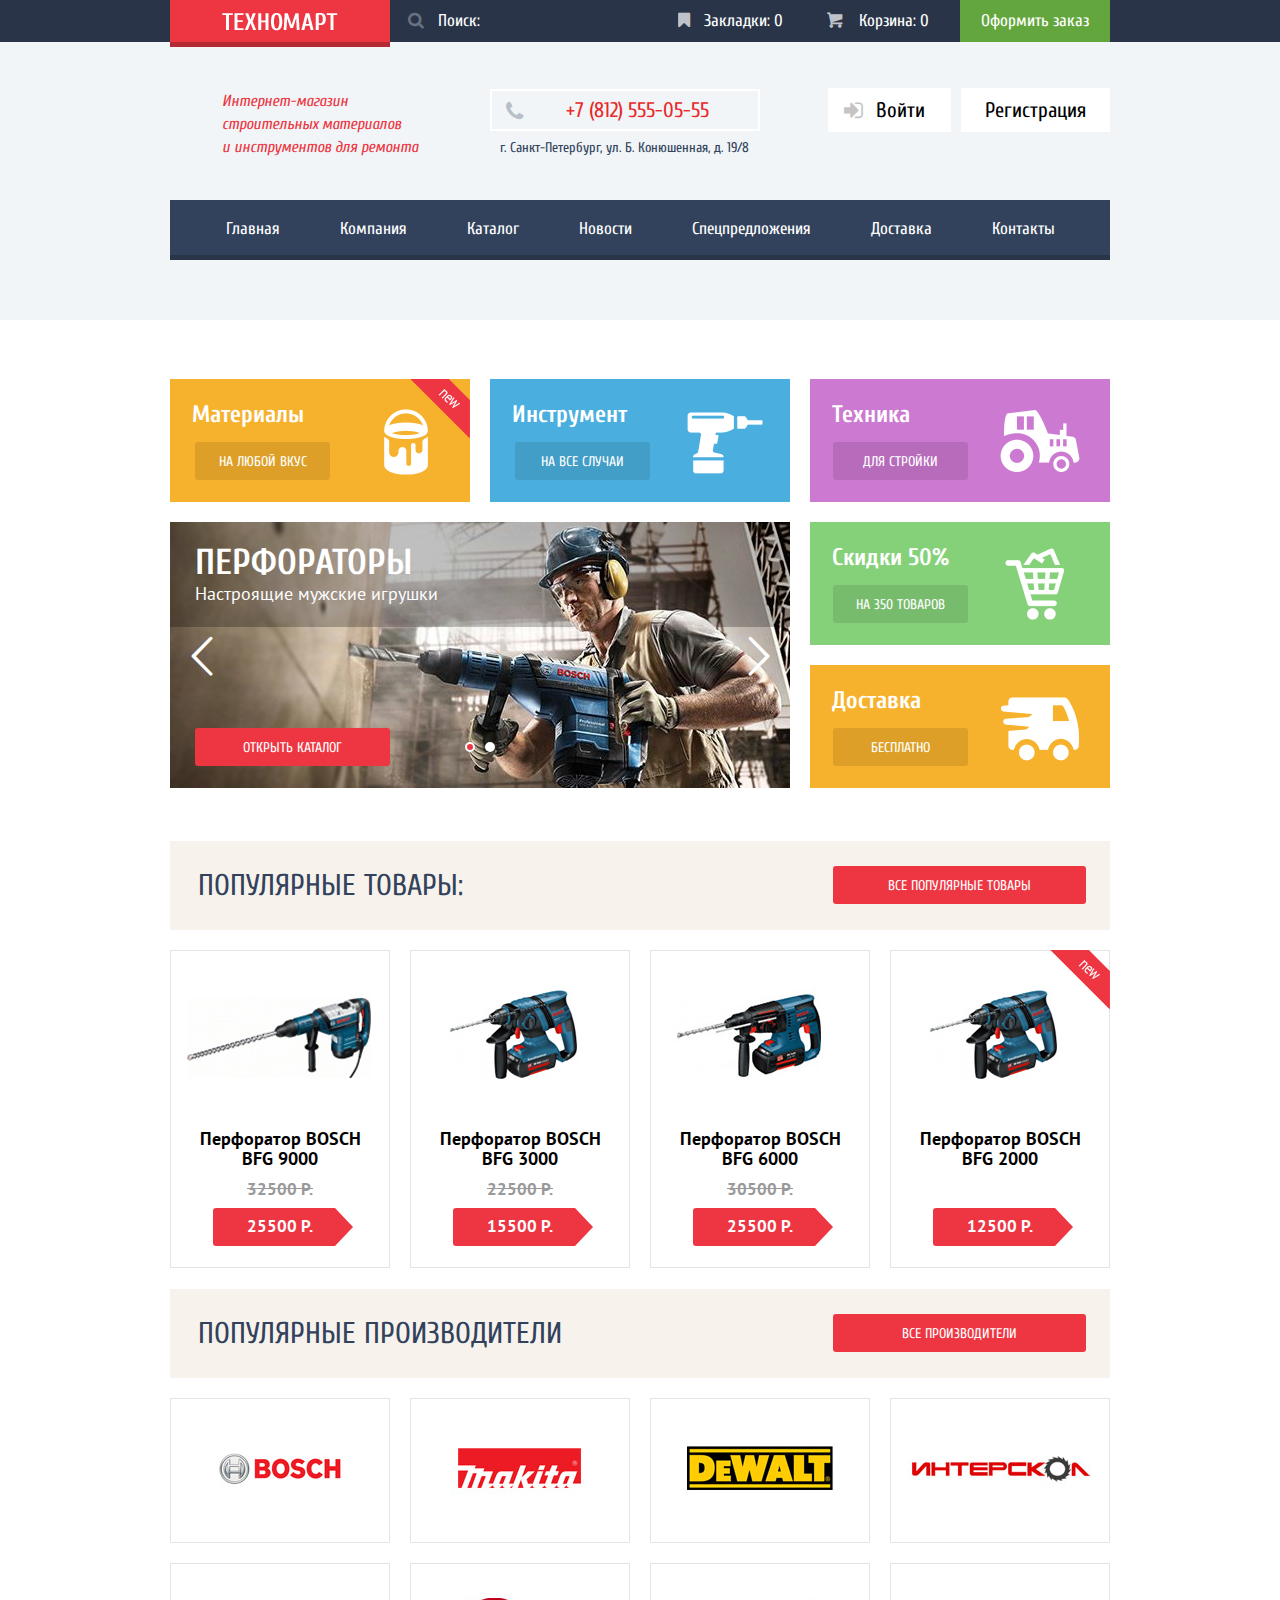
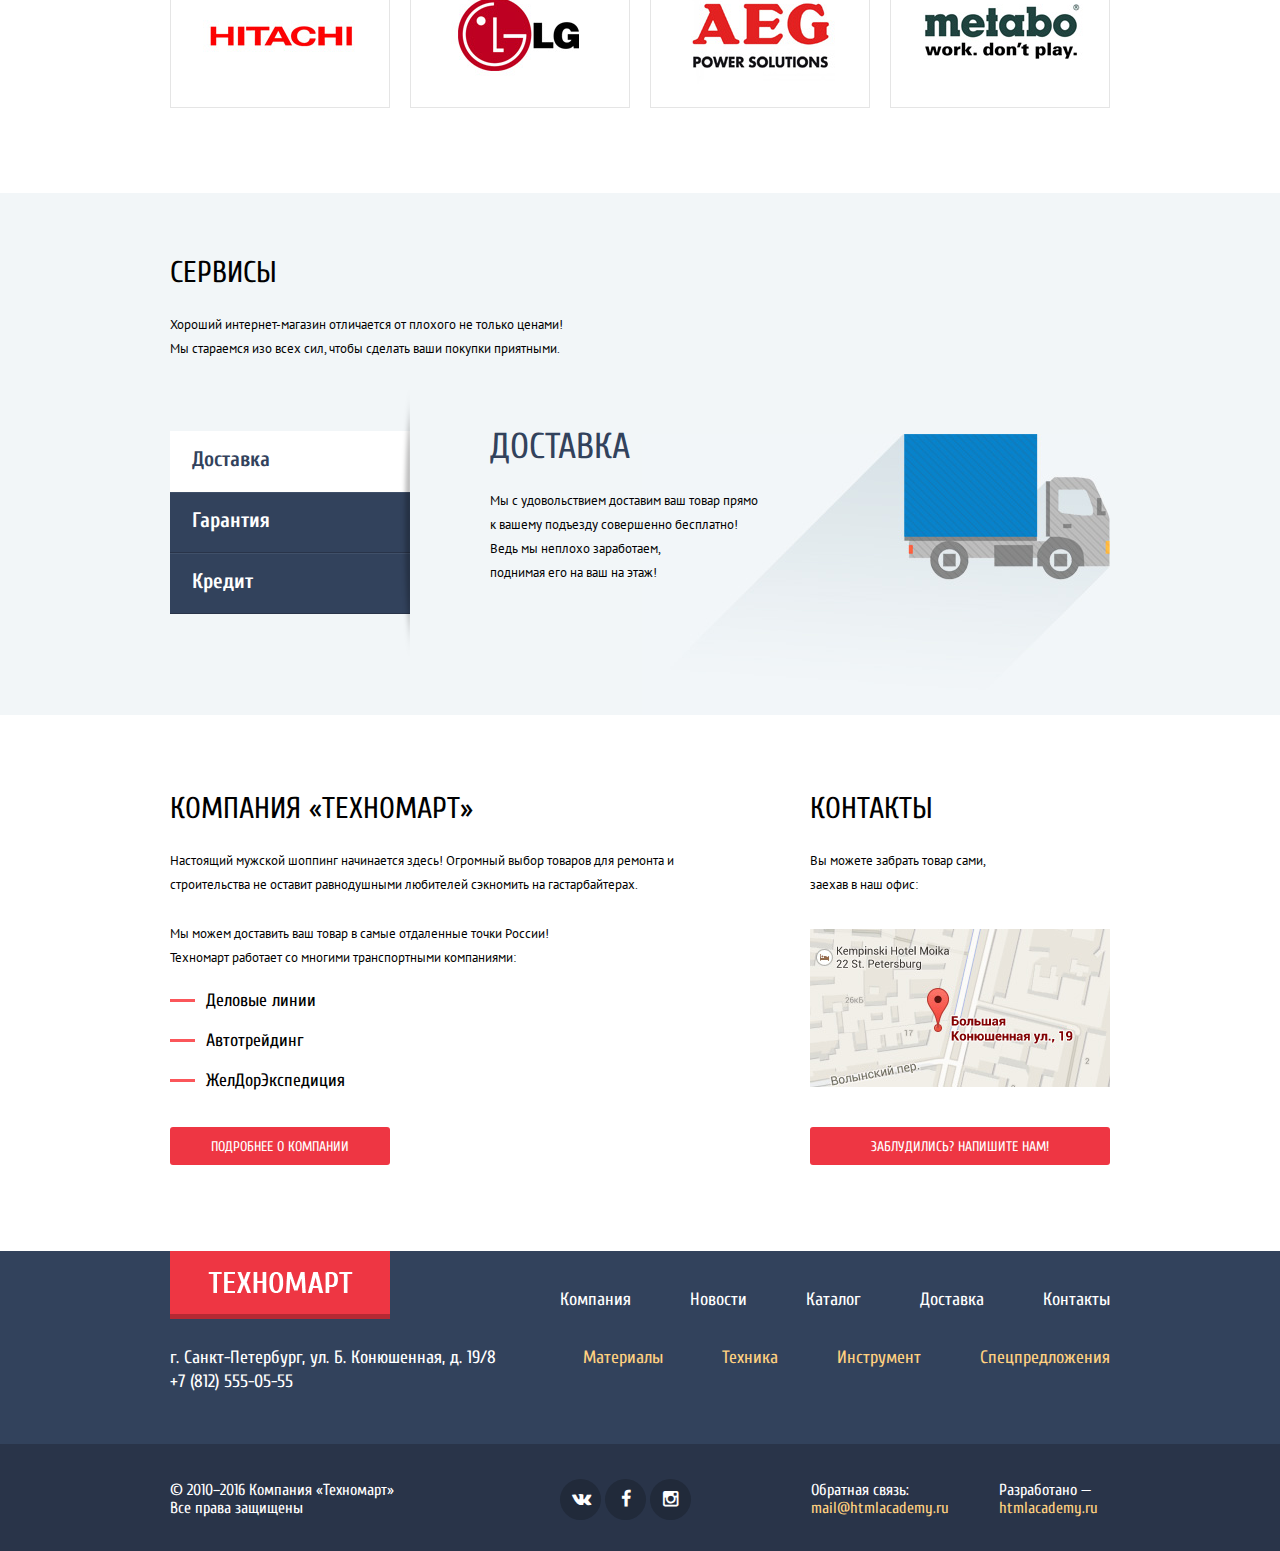
<file: index.html>
<!DOCTYPE html>
<html lang="ru">
	<head>
		<meta charset="utf-8">
		<title>Интернет-магазин «Техномарт»</title>
		<link href="https://fonts.googleapis.com/css?family=PT+Sans:400,700&subset=latin,cyrillic" rel="stylesheet" type="text/css">
		<link href="https://fonts.googleapis.com/css?family=Cuprum:400,400italic,700,700italic&subset=latin,cyrillic" rel="stylesheet" type="text/css">
		<link href="css/normalize.css" rel="stylesheet">
		<link href="css/style.min.css" rel="stylesheet">
	</head>
	<body>
		<header class="main-header">
			<div class="main-header-top">
				<div class="container clearfix">
					<div class="main-header-logo">
						<span class="logo-index">
							<img src="img/logo-header.png" width="116" height="18" alt="Техномарт">
						</span>
					</div>
					<form action="http://echo.htmlacademy.ru" method="get">
						<input type="search" name="search-field" id="search" placeholder="Поиск:">
						<span class="icon-search"></span>
					</form>
					<ul class="main-header-shop-functions">
						<li>
							<a class="favorites" href="#" id="favorites-state">Закладки: 0</a>
						</li>
						<li>
							<a class="cart" href="#" id="cart-state">Корзина: 0</a>
						</li>
						<li>
							<a class="order" href="#">Оформить заказ</a>
						</li>
					</ul>
				</div>
			</div>
			<div class="main-header-bottom">
				<div class="container clearfix">
					<p class="main-header-slogan">Интернет-магазин строительных материалов и&nbsp;инструментов для ремонта</p>
					<section class="main-header-user-block">
						<a class="login" href="#">Войти</a>
						<a href="#">Регистрация</a>
					</section>					
					<section class="main-header-contacts">
						<div class="tel">
							+7 (812) 555-05-55
						</div>
						<div class="main-header-address">
							г. Санкт-Петербург, ул. Б. Конюшенная, д. 19/8
						</div>
					</section>
				</div>
				<nav class="main-header-navigation container">
					<ul>
						<li>
							<a href="index.html">Главная</a>
						</li>
						<li>
							<a href="#">Компания</a>
						</li>
						<li>
							<a href="catalogue.html">Каталог</a>
						</li>
						<li>
							<a href="#">Новости</a>
						</li>
						<li>
							<a href="#">Спецпредложения</a>
						</li>
						<li>
							<a href="#">Доставка</a>
						</li>
						<li>
							<a href="#">Контакты</a>
						</li>
					</ul>
				</nav>
			</div>
		</header>
		<main class="main-page">
			<div class="container">
				<div class="clearfix">
					<section class="catalogue-categories">
						<div class="teaser materials new">
							<p>Материалы</p>
							<a class="btn" href="#">На любой вкус</a>
						</div>
						<div class="teaser tools">
							<p>Инструмент</p>
							<a class="btn" href="#">На все случаи</a>
						</div>
						<div class="teaser technics">
							<p>Техника</p>
							<a class="btn" href="#">Для стройки</a>
						</div>
					</section>
					<section class="slider-promo">
						<input type="radio" name="toggle-slider" id="slider-switcher-1" checked>
						<label class="nav-arrow icon-left" for="slider-switcher-1"></label>
						<input type="radio" name="toggle-slider" id="slider-switcher-2">
						<label class="nav-arrow icon-right" for="slider-switcher-2"></label>
						<div class="slider-promo-slides">
							<div class="slide perforator">
								<h1>Перфораторы</h1>
								<p class="description">Настроящие мужские игрушки</p>
								<a class="btn" href="catalogue.html">Открыть каталог</a>
							</div>
							<div class="slide drill">
								<h1>Дрели</h1>
								<p class="description">На радость соседям!</p>
								<a class="btn" href="#">Открыть каталог</a>
							</div>
						</div>
						<ul class="slider-switcher">
							<li>
								<label for="slider-switcher-1"></label>
							</li>
							<li>
								<label for="slider-switcher-2"></label>
							</li>
						</ul>
					</section>
					<section class="features">
						<div class="teaser discounts">
							<p>Скидки 50%</p>
							<a class="btn" href="#">На 350 товаров</a>
						</div>
						<div class="teaser delivery">
							<p>Доставка</p>
							<a class="btn" href="#">Бесплатно</a>
						</div>
					</section>	
				</div>
				<section class="popular">
					<header class="clearfix">
						<h2>Популярные товары:</h2>
						<a class="btn" href="#">Все популярные товары</a>
					</header>
					<section class="items-list">
						<article class="item">
							<img class="preview-goods" src="img/shop-item-preview-1.jpg" width="218" height="160" alt="Перфоратор BOSCH BFG 9000">
							<section class="item-buttons">
								<a class="btn buy" href="/cart">Купить</a>
								<a class="btn add-to-fav" href="#">В закладки</a>
							</section>
							<a class="title" href="#">Перфоратор BOSCH BFG&nbsp;9000</a>
							<div class="price-old">32500 Р.</div>
							<div class="price">
								<span>25500 Р.</span>
							</div>
						</article>
						<article class="item">
							<img class="preview-goods" src="img/shop-item-preview-2.jpg" width="218" height="160" alt="Перфоратор BOSCH BFG 3000">
							<section class="item-buttons">
								<a class="btn buy" href="/cart">Купить</a>
								<a class="btn add-to-fav" href="#">В закладки</a>
							</section>
							<a class="title" href="#">Перфоратор BOSCH BFG&nbsp;3000</a>
							<div class="price-old">22500 Р.</div>
							<div class="price">
								<span>15500 Р.</span>
							</div>
						</article>
						<article class="item">
							<img class="preview-goods" src="img/shop-item-preview-3.jpg" width="218" height="160" alt="Перфоратор BOSCH BFG 6000">
							<section class="item-buttons">
								<a class="btn buy" href="/cart">Купить</a>
								<a class="btn add-to-fav" href="#">В закладки</a>
							</section>
							<a class="title" href="#">Перфоратор BOSCH BFG&nbsp;6000</a>
							<div class="price-old">30500 Р.</div>
							<div class="price">
								<span>25500 Р.</span>
							</div>
						</article>
						<article class="item new">
							<img class="preview-goods" src="img/shop-item-preview-2.jpg" width="218" height="160" alt="Перфоратор BOSCH BFG 2000">
							<section class="item-buttons">
								<a class="btn buy" href="/cart">Купить</a>
								<a class="btn add-to-fav" href="#">В закладки</a>
							</section>
							<a class="title" href="#">Перфоратор BOSCH BFG&nbsp;2000</a>
							<div class="price">
								<span>12500 Р.</span>
							</div>
						</article>
					</section>
				</section>
				<section class="manufacturers">
					<header class="clearfix">
						<h2>Популярные производители</h2>
						<a class="btn" href="#">Все производители</a>
					</header>
					<section class="items-list">
						<div class="item">
							<a href="#">
								<img src="img/manufacturers-bosch.jpg" width="218" height="143" alt="BOSCH">
							</a>
						</div>
						<div class="item">
							<a href="#">
								<img src="img/manufacturers-makita.jpg" width="218" height="143" alt="Makita">
							</a>
						</div>
						<div class="item">
							<a href="#">
								<img src="img/manufacturers-dewalt.jpg" width="218" height="143" alt="DeWALT">
							</a>
						</div>
						<div class="item">
							<a href="#">
								<img src="img/manufacturers-interskol.jpg" width="218" height="143" alt="Интерскол">
							</a>
						</div>
						<div class="item">
							<a href="#">
								<img src="img/manufacturers-hitachi.jpg" width="218" height="143" alt="HITACHI">
							</a>
						</div>
						<div class="item">
							<a href="#">
								<img src="img/manufacturers-lg.jpg" width="218" height="143" alt="LG">
							</a>
						</div>
						<div class="item">
							<a href="#">
								<img src="img/manufacturers-aeg.jpg" width="218" height="143" alt="AEG">
							</a>
						</div>
						<div class="item">
							<a href="#">
								<img src="img/manufacturers-metabo.jpg" width="218" height="143" alt="Metabo">
							</a>
						</div>
					</section>
				</section>
			</div>
			<div class="services">
				<div class="container clearfix">
					<h2>Сервисы</h2>
					<p class="intro">Хороший интернет-магазин отличается от плохого не только ценами!<br> Мы стараемся изо всех сил, чтобы сделать ваши покупки приятными.</p>
					<input type="radio" name="toggle-services" id="services-switcher-1" checked>
					<input type="radio" name="toggle-services" id="services-switcher-2">
					<input type="radio" name="toggle-services" id="services-switcher-3">
					<ul class="services-tabs">
						<li>
							<label for="services-switcher-1">Доставка</label>
						</li>
						<li>
							<label for="services-switcher-2">Гарантия</label>
						</li>
						<li>
							<label for="services-switcher-3">Кредит</label>
						</li>
					</ul>
					<section class="services-description">
						<div class="tab services-description-delivery">
							<h3>Доставка</h3>
							<p> Мы с удовольствием доставим ваш товар прямо<br>
							к вашему подъезду совершенно бесплатно!<br>
							Ведь мы неплохо заработаем,<br>
							поднимая его на ваш на этаж!</p>
						</div>
						<div class="tab services-description-guaranty">
							<h3>Гарантия</h3>
							<p>Если купленный у нас товар поломается или заискрит,<br>
							а также в случае пожара, спровоцированного его возгаранием,<br>
							вы всегда можете быть уверены в нашей гарантии. Мы обменяем<br>
							сгоревший товар на новый.<br>
							Дом уж восстановите как-нибудь сами.</p>
						</div>
						<div class="tab services-description-credit">
							<h3>Кредит</h3>
							<p>Залезть в долговую яму стало проще!<br>
							Кредитные консультанты придут вам на помощь.</p>
							<a class="btn" href="#">Отправить заявку</a>
						</div>
					</section>
				</div>
			</div>
			<div class="container clearfix">
				<section class="main-page-about">
					<h2>Компания «Техномарт»</h2>
					<p>Настоящий мужской шоппинг начинается здесь! Огромный выбор товаров для ремонта и строительства не оставит равнодушными любителей сэкномить на гастарбайтерах.</p>
					<p>Мы можем доставить ваш товар в самые отдаленные точки России!<br>
					Техномарт работает со многими транспортными компаниями: </p>
					<ul>
						<li>Деловые линии</li>
						<li>Автотрейдинг</li>
						<li>ЖелДорЭкспедиция</li>
					</ul>
					<a  class="btn" href="#">Подробнее о компании</a>
				</section>
				<section class="main-page-contacts">
					<h2>Контакты</h2>
					<p>Вы можете забрать товар сами,<br>
					заехав в наш офис:</p>
					<div class="map">
						<a href="/map" id="show-popup-map">
							<img src="img/map-index.jpg" width="300" height="158" alt="Карта">
						</a>
					</div>
					<a class="btn" id="show-popup-feedback" href="/feedback">Заблудились? Напишите нам!</a>
				</section>
			</div>
		</main>
		<footer class="main-footer">
			<div class="container clearfix">
				<div class="left-column">
					<div class="main-footer-logo">
						<span class="logo-index">
							<img src="img/logo-footer.png" width="145" height="21" alt="Техномарт">
						</span>
					</div>
					<div class="main-footer-contacts">
						г. Санкт-Петербург, ул. Б. Конюшенная, д. 19/8<br>
						+7 (812) 555-05-55
					</div>
				</div>
				<div class="right-column">
					<nav class="footer-navigation">
						<ul>
							<li>
								<a href="#">Компания</a>
							</li>
							<li>
								<a href="#">Новости</a>
							</li>
							<li>
								<a href="catalogue.html">Каталог</a>
							</li>
							<li>
								<a href="#">Доставка</a>
							</li>
							<li>
								<a href="#">Контакты</a>
							</li>
						</ul>
					</nav>
					<nav class="footer-navigation-catalogue">
						<ul>
							<li>
								<a href="#">Материалы</a>
							</li>
							<li>
								<a href="#">Техника</a>
							</li>
							<li>
								<a href="catalogue.html">Инструмент</a>
							</li>
							<li>
								<a href="#">Спецпредложения</a>
							</li>
						</ul>
					</nav>
				</div>
			</div>
			<div class="footer-bottom">
				<div class="container clearfix">
					<section class="footer-copyright">
						© 2010–2016 Компания «Техномарт»<br>
						Все права защищены
					</section>
					<section class="footer-made-by">
						Разработано —<br>
						<a href="#">htmlacademy.ru</a>
					</section>
					<section class="footer-feedback">
						Обратная связь:<br>
						<a href="mailto:mail@htmlacademy.ru">mail@htmlacademy.ru</a>
					</section>
					<section class="footer-social">
						<a class="social-btn" href="#">
							Вконтакте<span class="icon-vk"></span>
						</a>
						<a class="social-btn" href="#">
							Фейсбук<span class="icon-fb"></span>
						</a>
						<a class="social-btn" href="#">
							Инстаграм<span class="icon-insta"></span>
						</a>
					</section>
				</div>
			</div>
		</footer>
		<div class="popup-content">
			<article class="popup-content-cart-plus popup">
				<button class="popup-content-close" type="button" id="hide-popup-cart-plus">Закрыть</button>
				<section class="popup-content-main">
					<p class="popup-title">Товар добавлен в корзину!</p>
				</section>
				<section class="popup-content-btns">
					<a href="#" class="btn">Оформить заказ</a>
					<a href="#" class="btn btn-continue">Продолжить покупки</a>
				</section>
			</article>
			<article class="popup-content-feedback popup">
				<button class="popup-content-close" type="button" id="hide-popup-feedback">Закрыть</button>
				<form action="http://echo.htmlacademy.ru" method="post" id="form-feedback">
					<section class="popup-content-main">
						<div class="form-multiple-columns">
							<div class="form-multiple-columns-column">
								<label for="sender-name-field">Ваше имя:</label>
								<input type="text" name="sender-name" id="sender-name-field" placeholder="Представьтесь, пожалуйста" required>		
							</div>
							<div class="form-multiple-columns-column">
								<label for="sender-email-field">Ваш e-mail:</label>
								<input type="email" name="sender-email" id="sender-email-field" placeholder="Для отправки ответа" required>
							</div>
						</div>
						<label for="sender-message-field">Текст письма:</label>
						<textarea name="sender-message" id="sender-message-field" cols="20" rows="5" placeholder="В свободной форме"></textarea>
					</section>
					<section class="popup-content-btns">
						<button type="submit" class="btn"><span>Отправить</span></button>
					</section>
				</form>
			</article>
			<article class="popup-content-map popup">
				<button class="popup-content-close" type="button" id="hide-popup-map">Закрыть</button>
				<iframe src="https://www.google.com/maps/embed?pb=!1m18!1m12!1m3!1d1998.599104365163!2d30.32089461647513!3d59.938794181876176!2m3!1f0!2f0!3f0!3m2!1i1024!2i768!4f13.1!3m3!1m2!1s0x4696310fca5ba729%3A0xea9c53d4493c879f!2sBolshaya+Konyushennaya+ul.%2C+19%2C+Sankt-Peterburg%2C+Russia%2C+191186!5e0!3m2!1sen!2s!4v1456009576694" width="940" height="446" frameborder="0" style="border:0" allowfullscreen></iframe>
			</article>
		</div>
		<script src="js/script.min.js"></script> 
	</body>
</html>
</file>
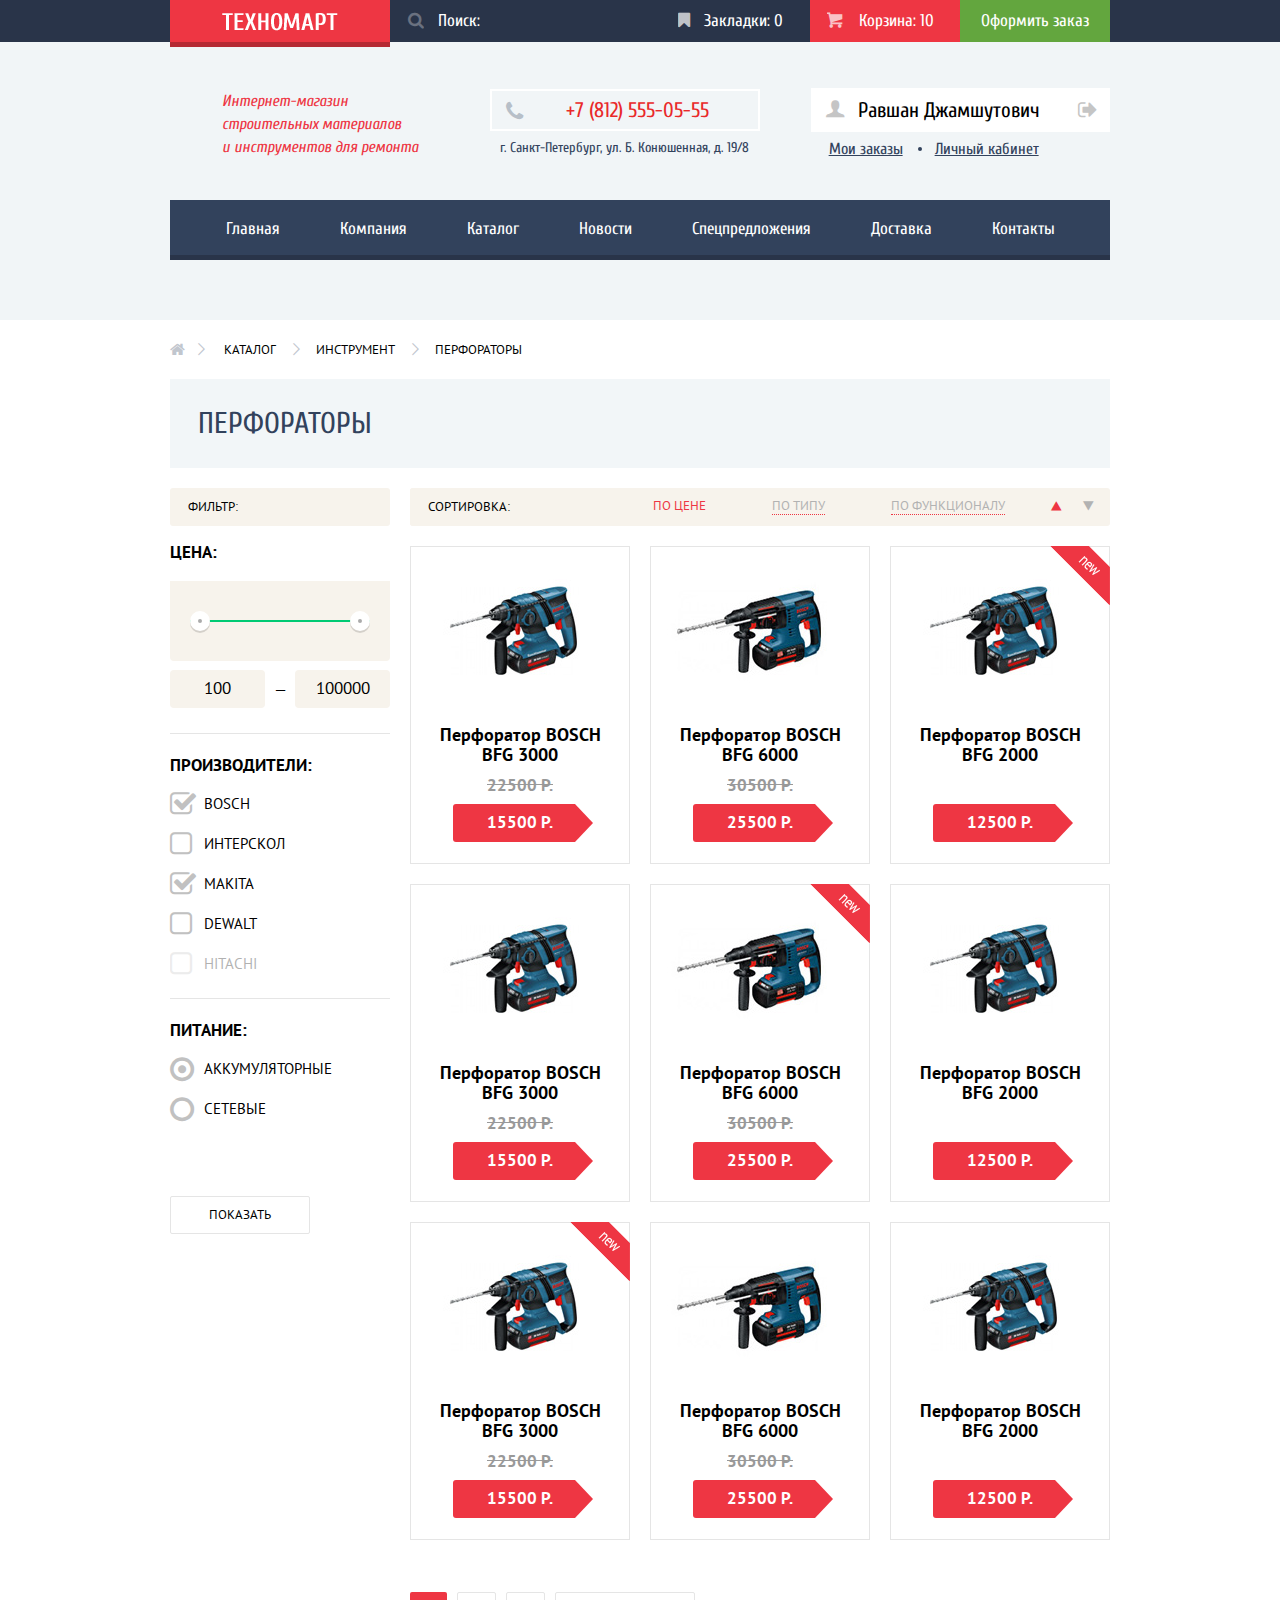
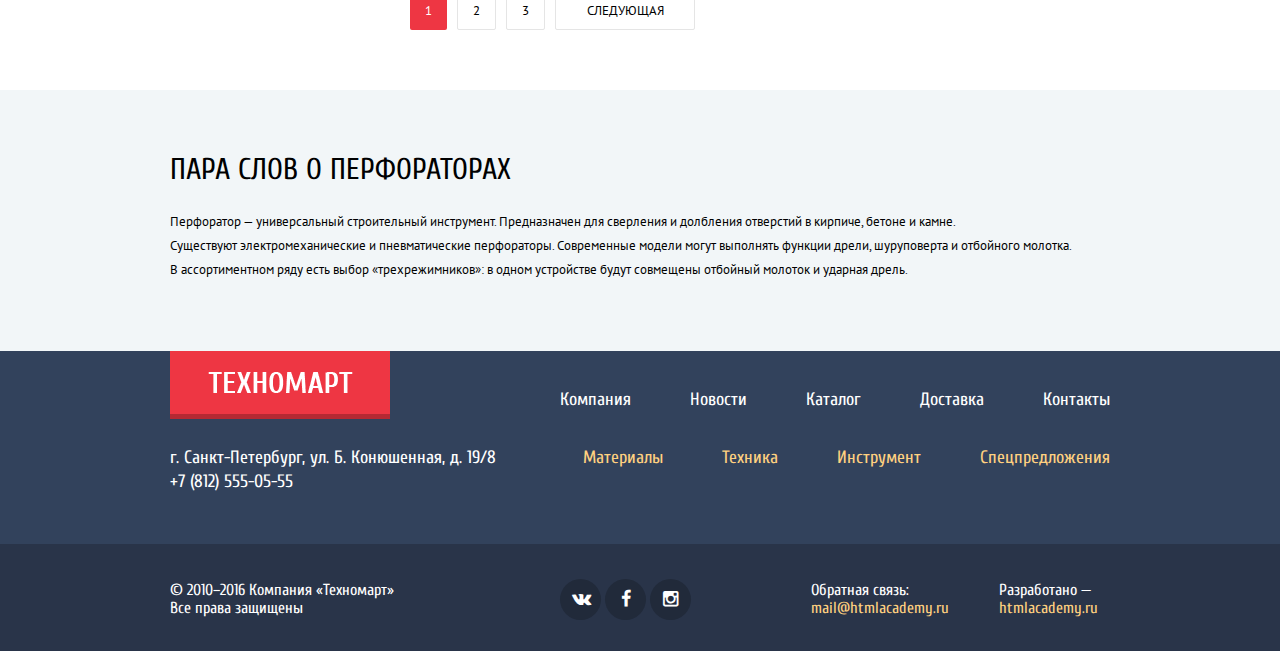
<file: catalogue.html>
<!DOCTYPE html>
<html lang="ru">
	<head>
		<meta charset="utf-8">
		<title>Интернет-магазин «Техномарт»</title>
		<link href="https://fonts.googleapis.com/css?family=PT+Sans:400,700&subset=latin,cyrillic" rel="stylesheet" type="text/css">
		<link href="https://fonts.googleapis.com/css?family=Cuprum:400,400italic,700,700italic&subset=latin,cyrillic" rel="stylesheet" type="text/css">
		<link href="css/normalize.css" rel="stylesheet">
		<link href="css/style.min.css" rel="stylesheet">
	</head>
	<body>
		<header class="main-header">
			<div class="main-header-top">
				<div class="container clearfix">
					<div class="main-header-logo">
						<a class="main-logo" href="index.html">
							<img src="img/logo-header.png" width="116" height="18" alt="Техномарт">
						</a>
					</div>
					<form action="http://echo.htmlacademy.ru" method="get">
						<input type="search" name="search-field" id="search" placeholder="Поиск:">
						<span class="icon-search"></span>
					</form>
					<ul class="main-header-shop-functions">
						<li>
							<a class="favorites" href="#" id="favorites-state">Закладки: 0</a>
						</li>
						<li>
							<a class="cart selected" href="#" id="cart-state">Корзина: 10</a>
						</li>
						<li>
							<a class="order" href="#">Оформить заказ</a>
						</li>
					</ul>
				</div>
			</div>
			<div class="main-header-bottom">
				<div class="container clearfix">
					<p class="main-header-slogan">Интернет-магазин строительных материалов и&nbsp;инструментов для ремонта</p>
					<section class="main-header-user-block">
						<a class="user-name" href="#">Равшан Джамшутович</a>
						<a class="logout" href="#">
							<span class="icon-logout"></span>
						</a>
						<div class="main-header-user-block-links">
							<a href="#">Мои заказы</a>
							<a href="#">Личный кабинет</a>
						</div>
					</section>
					<section class="main-header-contacts">
						<div class="tel">
							+7 (812) 555-05-55
						</div>
						<div class="main-header-address">
							г. Санкт-Петербург, ул. Б. Конюшенная, д. 19/8
						</div>
					</section>
				</div>
				<nav class="main-header-navigation container">
					<ul>
						<li>
							<a href="index.html">Главная</a>
						</li>
						<li>
							<a href="#">Компания</a>
						</li>
						<li>
							<a href="#">Каталог</a>
						</li>
						<li>
							<a href="#">Новости</a>
						</li>
						<li>
							<a href="#">Спецпредложения</a>
						</li>
						<li>
							<a href="#">Доставка</a>
						</li>
						<li>
							<a href="#">Контакты</a>
						</li>
					</ul>
				</nav>
			</div>
		</header>
		<main>
			<div class="container clearfix">
				<ul class="breadcrumbs">
					<li>
						<a class="home" href="index.html"><span class="icon-home"></span></a>
					</li>
					<li>
						<a href="#">Каталог</a>
					</li>
					<li>
						<a href="#">Инструмент</a>
					</li>
					<li>Перфораторы</li>
				</ul>
				<h1>Перфораторы</h1>
				<aside class="filters">
					<span class="header-functions">Фильтр:</span>
					<form action="http://echo.htmlacademy.ru" method="get">
						<fieldset>
							<legend>Цена:</legend>
							<div class="price-range-control">
								<div class="range">
									<div class="range-selected"></div>
									<div class="range-min"></div>
									<div class="range-max"></div>
								</div>
							</div>
							<input type="number" name="price-min" id="price-min-field" min="100" max="100000" value="100"><span class="dash">—</span><input type="number" name="price-max" id="price-max-field" min="100" max="100000" value="100000">
						</fieldset>
						<fieldset>
							<legend>Производители:</legend>
							<input type="checkbox" name="bosch" id="bosch-field" checked>
							<label for="bosch-field">Bosch</label>
							<input type="checkbox" name="interskol" id="interskol-field">
							<label for="interskol-field">Интерскол</label>
							<input type="checkbox" name="makita" id="makita-field" checked>
							<label for="makita-field">Makita</label>
							<input type="checkbox" name="dewalt" id="dewalt-field">
							<label for="dewalt-field">Dewalt</label>
							<input type="checkbox" name="hitachi" id="hitachi-field" disabled>
							<label for="hitachi-field">Hitachi</label>
						</fieldset>
						<fieldset>
							<legend>Питание:</legend>
							<input type="radio" name="power" id="power-accumulator-field" value="accumulator" checked>
							<label for="power-accumulator-field">Аккумуляторные</label>
							<input type="radio" name="power" id="power-power-field" value="power">
							<label for="power-power-field">Сетевые</label>
						</fieldset>
						<button type="submit" class="btn-2">Показать</button>
					</form>
				</aside>
				<div class="page-content">
					<section class="sorting clearfix">
						<span class="header-functions">Сортировка:</span>
						<div class="sorting-direction">
							<a class="active" href="#"><span class="icon-up-dir"></span></a>
							<a href="#"><span class="icon-down-dir"></span></a>
						</div>
						<ul class="sorting-type">
							<li>
								<a class="active" href="#">По цене</a>
							</li>
							<li>
								<a href="#">По типу</a>
							</li>
							<li>
								<a href="#">По функционалу</a>
							</li>
						</ul>
					</section>
					<section class="items-list">
						<article class="item">
							<img class="preview-goods" src="img/shop-item-preview-2.jpg" width="218" height="160" alt="Перфоратор BOSCH BFG 3000">
							<section class="item-buttons">
								<a class="btn buy" href="/cart">Купить</a>
								<a class="btn add-to-fav" href="#">В закладки</a>
							</section>
							<a class="title" href="#">Перфоратор BOSCH BFG&nbsp;3000</a>
							<div class="price-old">22500 Р.</div>
							<div class="price">
								<span>15500 Р.</span>
							</div>
						</article>
						<article class="item">
							<img class="preview-goods" src="img/shop-item-preview-3.jpg" width="218" height="160" alt="Перфоратор BOSCH BFG 6000">
							<section class="item-buttons">
								<a class="btn buy" href="/cart">Купить</a>
								<a class="btn add-to-fav" href="#">В закладки</a>
							</section>
							<a class="title" href="#">Перфоратор BOSCH BFG&nbsp;6000</a>
							<div class="price-old">30500 Р.</div>
							<div class="price">
								<span>25500 Р.</span>
							</div>
						</article>
						<article class="item new">
							<img class="preview-goods" src="img/shop-item-preview-2.jpg" width="218" height="160" alt="Перфоратор BOSCH BFG 2000">
							<section class="item-buttons">
								<a class="btn buy" href="/cart">Купить</a>
								<a class="btn add-to-fav" href="#">В закладки</a>
							</section>
							<a class="title" href="#">Перфоратор BOSCH BFG&nbsp;2000</a>
							<div class="price">
								<span>12500 Р.</span>
							</div>
						</article>
						<article class="item">
							<img class="preview-goods" src="img/shop-item-preview-2.jpg" width="218" height="160" alt="Перфоратор BOSCH BFG 3000">
							<section class="item-buttons">
								<a class="btn buy" href="/cart">Купить</a>
								<a class="btn add-to-fav" href="#">В закладки</a>
							</section>
							<a class="title" href="#">Перфоратор BOSCH BFG&nbsp;3000</a>
							<div class="price-old">22500 Р.</div>
							<div class="price">
								<span>15500 Р.</span>
							</div>
						</article>
						<article class="item new">
							<img class="preview-goods" src="img/shop-item-preview-3.jpg" width="218" height="160" alt="Перфоратор BOSCH BFG 6000">
							<section class="item-buttons">
								<a class="btn buy" href="/cart">Купить</a>
								<a class="btn add-to-fav" href="#">В закладки</a>
							</section>
							<a class="title" href="#">Перфоратор BOSCH BFG&nbsp;6000</a>
							<div class="price-old">30500 Р.</div>
							<div class="price">
								<span>25500 Р.</span>
							</div>
						</article>
						<article class="item">
							<img class="preview-goods" src="img/shop-item-preview-2.jpg" width="218" height="160" alt="Перфоратор BOSCH BFG 2000">
							<section class="item-buttons">
								<a class="btn buy" href="/cart">Купить</a>
								<a class="btn add-to-fav" href="#">В закладки</a>
							</section>
							<a class="title" href="#">Перфоратор BOSCH BFG&nbsp;2000</a>
							<div class="price">
								<span>12500 Р.</span>
							</div>
						</article>
						<article class="item new">
							<img class="preview-goods" src="img/shop-item-preview-2.jpg" width="218" height="160" alt="Перфоратор BOSCH BFG 3000">
							<section class="item-buttons">
								<a class="btn buy" href="/cart">Купить</a>
								<a class="btn add-to-fav" href="#">В закладки</a>
							</section>
							<a class="title" href="#">Перфоратор BOSCH BFG&nbsp;3000</a>
							<div class="price-old">22500 Р.</div>
							<div class="price">
								<span>15500 Р.</span>
							</div>
						</article>
						<article class="item">
							<img class="preview-goods" src="img/shop-item-preview-3.jpg" width="218" height="160" alt="Перфоратор BOSCH BFG 6000">
							<section class="item-buttons">
								<a class="btn buy" href="/cart">Купить</a>
								<a class="btn add-to-fav" href="#">В закладки</a>
							</section>
							<a class="title" href="#">Перфоратор BOSCH BFG&nbsp;6000</a>
							<div class="price-old">30500 Р.</div>
							<div class="price">
								<span>25500 Р.</span>
							</div>
						</article>
						<article class="item">
							<img class="preview-goods" src="img/shop-item-preview-2.jpg" width="218" height="160" alt="Перфоратор BOSCH BFG 2000">
							<section class="item-buttons">
								<a class="btn buy" href="/cart">Купить</a>
								<a class="btn add-to-fav" href="#">В закладки</a>
							</section>
							<a class="title" href="#">Перфоратор BOSCH BFG&nbsp;2000</a>
							<div class="price">
								<span>12500 Р.</span>
							</div>
						</article>
					</section>
					<ul class="pagination">
						<li class="current"><span>1</span></li>
						<li>
							<a class="btn-2" href="#">2</a>
						</li>
						<li>
							<a class="btn-2" href="#">3</a>
						</li>
						<li>
							<a class="btn-2 next" href="#">Следующая</a>
						</li>
					</ul>
				</div>
			</div>
			<div class="about-category">
				<div class="container clearfix">
					<h2>Пара слов о перфораторах</h2>
					<p>Перфоратор — универсальный строительный инструмент. Предназначен для сверления и&nbsp;долбления отверстий в кирпиче, бетоне и&nbsp;камне.<br> Существуют электромеханические и&nbsp;пневматические перфораторы. Современные модели могут выполнять функции дрели, шуруповерта и&nbsp;отбойного молотка. В&nbsp;ассортиментном ряду есть выбор «трехрежимников»: в&nbsp;одном устройстве будут совмещены отбойный молоток и&nbsp;ударная дрель.</p>
				</div>
			</div>
		</main>
		<footer class="main-footer">
			<div class="container clearfix">
				<div class="left-column">
					<div class="main-footer-logo">
						<a class="main-logo" href="index.html">
							<img src="img/logo-footer.png" width="145" height="21" alt="Техномарт">
						</a>
					</div>
					<div class="footer-contacts">
						г. Санкт-Петербург, ул. Б. Конюшенная, д. 19/8<br>
						+7 (812) 555-05-55
					</div>			
				</div>
				<div class="right-column">
					<nav class="footer-navigation">
						<ul>
							<li>
								<a href="#">Компания</a>
							</li>
							<li>
								<a href="#">Новости</a>
							</li>
							<li>
								<a href="#">Каталог</a>
							</li>
							<li>
								<a href="#">Доставка</a>
							</li>
							<li>
								<a href="#">Контакты</a>
							</li>
						</ul>
					</nav>
					<nav class="footer-navigation-catalogue">
						<ul>
							<li>
								<a href="#">Материалы</a>
							</li>
							<li>
								<a href="#">Техника</a>
							</li>
							<li>
								<a href="#">Инструмент</a>
							</li>
							<li>
								<a href="#">Спецпредложения</a>
							</li>
						</ul>
					</nav>
				</div>
			</div>
			<div class="footer-bottom">
				<div class="container clearfix">
					<section class="footer-copyright">
						© 2010–2016 Компания «Техномарт»<br>
						Все права защищены
					</section>
					<section class="footer-made-by">
						Разработано —<br>
						<a href="#">htmlacademy.ru</a>
					</section>
					<section class="footer-feedback">
						Обратная связь:<br>
						<a href="mailto:mail@htmlacademy.ru">mail@htmlacademy.ru</a>
					</section>
					<section class="footer-social">
						<a class="social-btn" href="#">
							Вконтакте<span class="icon-vk"></span>
						</a>
						<a class="social-btn" href="#">
							Фейсбук<span class="icon-fb"></span>
						</a>
						<a class="social-btn" href="#">
							Инстаграм<span class="icon-insta"></span>
						</a>
					</section>
				</div>
			</div>
		</footer>
		<div class="popup-content">
			<article class="popup-content-cart-plus popup">
				<button class="popup-content-close" type="button" id="hide-popup-cart-plus">Закрыть</button>
				<section class="popup-content-main">
					<p class="popup-title">Товар добавлен в корзину!</p>
				</section>
				<section class="popup-content-btns">
					<a href="#" class="btn">Оформить заказ</a>
					<a href="#" class="btn btn-continue">Продолжить покупки</a>
				</section>
			</article>
		</div>
		<script src="js/script.min.js"></script> 
	</body>
</html>
</file>
<file: css/style.min.css>
body{min-width:960px;padding:0;margin:0;font-family:"Cuprum","Arial",sans-serif;font-size:18px;font-weight:400;line-height:24px;color:#000}input:focus::-webkit-input-placeholder{color:transparent}input:focus:-moz-placeholder,input:focus::-moz-placeholder{color:transparent}input:focus:-ms-input-placeholder{color:transparent}input:-ms-input-placeholder{color:#999}textarea::-webkit-input-placeholder{color:#999}textarea:-moz-placeholder,textarea::-moz-placeholder{color:#999;opacity:1}textarea:-ms-input-placeholder{color:#999}.clearfix:after{content:"";display:table;clear:both}.container{width:940px;margin:0 auto;padding:0 10px}article,form,img{margin:0;padding:0}.new::after{content:"";position:absolute;top:0;right:0;width:60px;height:59px;z-index:2;background:url("../img/new-label.png") no-repeat}h1,h3{color:#32425c}h1{padding:29px 28px;text-transform:uppercase;font-weight:400;background-color:#f2f6f8;margin:0 0 20px;font-size:30px;line-height:31px}h2,h3{margin:0 0 26px;text-transform:uppercase;font-size:30px;font-weight:400;line-height:28px}h3{margin:0 0 30px;vertical-align:top;font-size:36px;line-height:25px}fieldset,p{margin:0 0 25px}p{font-family:"PT Sans","Arial",sans-serif;font-size:13px;padding:0}legend{margin:0 0 23px;padding:0;text-transform:uppercase;font-family:"PT Sans","Arial",sans-serif;font-size:17px;font-weight:700;line-height:12px;color:#000}fieldset{padding:0 0 25px;border:none;border-bottom:1px solid #e5e5e5}form fieldset:last-of-type{border:none}fieldset label:last-child{margin-bottom:0}label:not(.nav-arrow){position:relative;display:block;margin:0 0 21px;padding:0 0 0 34px;text-transform:uppercase;font-family:"PT Sans","Arial",sans-serif;font-size:15px;line-height:19px;color:#000;cursor:pointer}input[type=checkbox],input[type=radio]{display:none}input[type=checkbox]+label::before,input[type=radio]+label:not(.nav-arrow)::before{content:"";position:absolute;left:0;top:50%;margin-top:-12px;text-transform:none;vertical-align:top;font-family:"symbols-technomart";font-size:28px;line-height:25px;color:#c1c1c1}input[type=checkbox]+label:hover::before,input[type=radio]+label:not(.nav-arrow):hover::before{color:#b5b5b5;opacity:1}input[type=checkbox]:disabled+label::before,input[type=radio]:disabled+label::before{color:#c1c1c1;cursor:auto}input[type=checkbox]:disabled+label,input[type=radio]:disabled+label{opacity:.3;cursor:auto}input[type=checkbox]:disabled+label:hover::before,input[type=radio]:disabled+label:hover::before{color:#c1c1c1}input[type=checkbox]+label::before,input[type=checkbox]:disabled+label::before{content:"\2610"}input[type=checkbox]:checked+label::before,input[type=checkbox]:checked:disabled+label::before{content:"\2611"}input[type=radio]+label:not(.nav-arrow)::before,input[type=radio]:disabled+label::before{content:"\25cb"}input[type=radio]:checked+label:not(.nav-arrow)::before,input[type=radio]:checked:disabled+label::before{content:"\25cf"}.btn{position:relative;display:inline-block;padding:9px 10px 8px;box-sizing:border-box;border:none;vertical-align:top;text-align:center;text-decoration:none;text-transform:uppercase;font-size:14px;line-height:21px;color:#fff;border-radius:3px;background-color:#ee3643}.btn:hover{background-color:#ca2c37}.btn:active{background-color:#ba2732;outline:none}.btn-2{width:140px;height:38px;margin-top:28px;padding:0;border:1px solid #e5e5e5;vertical-align:top;border-radius:2px;text-align:center;text-decoration:none;text-transform:uppercase;font-family:"PT Sans","Arial",sans-serif;font-size:13px;line-height:36px;color:#000;cursor:pointer;background-color:#fff}.btn-2:hover{border-color:#bdc6ca}.btn-2:active{border-color:#ee3643;outline:none}.btn-2:focus,.btn:focus{outline:none}button span{position:relative}@font-face{font-weight:400;font-style:normal;font-family:"symbols-technomart";src:url("../fonts/symbols-technomart.woff") format("woff"),url("../fonts/symbols-technomart.woff2") format("woff2")}[class*=" icon-"]::before,[class^=icon-]::before{display:inline-block;width:1em;margin-right:.2em;margin-left:.2em;font-weight:400;line-height:1em;font-family:"symbols-technomart";text-align:center;text-transform:none;text-decoration:inherit;font-style:normal;font-variant:normal;speak:none}.icon-left::before{content:"\3c"}.icon-right::before{content:"\3e"}.icon-cart::before{content:"\62"}.icon-fb::before{content:"\66"}.icon-twitter::before{content:"\74"}.icon-vk::before{content:"\76"}.icon-up::before{content:"\2c4"}.icon-down::before{content:"\2c5"}.icon-left-big::before{content:"\2190"}.icon-right-big::before{content:"\2192"}.icon-login::before{content:"\2386"}.icon-logout::before{content:"\241b"}.icon-up-dir::before{content:"\25b2"}.icon-down-dir::before{content:"\25bc"}.icon-circle::before{content:"\25cb"}.icon-circle-dot::before{content:"\25cf"}.icon-star::before{content:"\2605"}.icon-check-off::before{content:"\2610"}.icon-check-on::before{content:"\2611"}.icon-youtube::before{content:"\f39e"}.icon-home::before{content:"\1f3e0"}.icon-user::before{content:"\1f468"}.icon-phone::before{content:"\1f4de"}.icon-insta::before{content:"\1f4f7"}.icon-bookmark::before{content:"\1f516"}.icon-search::before{content:"\1f50d"}.main-header{background:#f1f5f7}.main-header-top{background:#293449}.main-header-logo{float:left;width:220px}.logo-index,a.main-logo{position:relative;display:block;padding-top:13px;padding-bottom:11px;text-align:center;line-height:0;background:#ee3643}.logo-index::after,a.main-logo::after{content:"";position:absolute;bottom:-5px;left:0;width:100%;height:5px;background:#b52933}a.main-logo:hover{background:#ca2c37}a.main-logo:hover::after{background:#9a212a}a.main-logo:active{background:#ba2732}a.main-logo:active::after{background:#8e1e26}.main-header-top form{position:relative;float:left}.main-header-top input[type=search]{display:block;width:212px;height:42px;padding:0 10px 0 48px;border:none;font-size:17px;line-height:42px;color:#fff;background:#293449}.main-header-top form:hover input[type=search]{background:#212a3a}.main-header-top input[type=search]::-webkit-input-placeholder{color:#fff;opacity:1}.main-header-top input[type=search]:-moz-placeholder,.main-header-top input[type=search]::-moz-placeholder{opacity:1}.main-header-top input[type=search]:-ms-input-placeholder{opacity:1}.main-header-top input[type=search]:hover{background:#212a3a}.main-header-top input[type=search]:hover+span{opacity:1}.main-header-top form input[type=search]:focus{border:none;color:#000;background:#fff;outline:none}.main-header-top input[type=search]:focus+span{color:#ee3643;opacity:1}.main-header-top form span{position:absolute;left:14px;top:0;vertical-align:top;font-size:17px;line-height:42px;color:#fff;opacity:.3}.main-header-top form span:hover{opacity:1}.main-header-shop-functions{float:right;max-width:450px;margin:0;padding:0;list-style:none;text-align:right;font-size:0}.main-header-shop-functions li{display:inline-block;vertical-align:top}.main-header-shop-functions a{position:relative;display:block;width:150px;padding-top:12px;padding-bottom:13px;box-sizing:border-box;text-decoration:none;text-transform:none;text-align:left;font-size:17px;color:#fff;line-height:17px}.main-header-shop-functions .selected{background-color:#ee3643}.main-header-shop-functions a::before{content:"";position:absolute;top:0;left:17px;text-transform:none;vertical-align:top;font-family:"symbols-technomart";font-size:17px;line-height:41px;color:#fff;opacity:.7}.main-header-shop-functions a:hover{background:#212a3a}.main-header-shop-functions a:hover::before{opacity:1}.main-header-shop-functions a:active{color:rgba(255,255,255,.5);background:#161d29}.main-header-shop-functions a:active::before{opacity:.5}.main-header-shop-functions .order{text-align:center;background:#63a63e}.main-header-shop-functions .order:hover{background:#5fbb2d}.main-header-shop-functions .order:active{color:rgba(255,255,255,.5);background:#518534}.main-header-shop-functions .cart{padding-left:49px;padding-right:15px}.main-header-shop-functions .cart::before{content:"\62"}.main-header-shop-functions .favorites{padding-left:44px;padding-right:10px}.main-header-shop-functions .favorites::before{content:"\1f516";left:18px}.main-header-bottom{padding-top:46px;padding-bottom:60px}.main-header-slogan{float:left;max-width:200px;margin:0;padding-top:2px;padding-left:52px;padding-right:52px;font-family:"Cuprum","Arial",sans-serif;font-size:16px;font-style:italic;line-height:23px;color:#ee3643}.main-header-contacts{margin-left:320px;margin-right:320px;padding:0}.main-header-contacts .tel{position:relative;display:inline-block;width:154px;margin-bottom:8px;padding:0 44px 0 68px;border:2px solid #fff;vertical-align:text-top;text-align:center;font-size:21px;line-height:38px;color:#e9292a}.main-header-contacts .tel::before{content:"\1f4de";position:absolute;top:0;left:14px;vertical-align:top;font-family:"symbols-technomart";font-size:22px;line-height:40px;color:#b7bfc8}.main-header-address{padding-left:10px;font-size:14px;line-height:18px;color:#32425c}.main-header-user-block{float:right;max-width:300px;min-height:76px;margin:0;font-size:0}.main-header-user-block a{position:relative;display:inline-block;margin:0 0 0 10px;padding:10px 24px;vertical-align:top;text-decoration:none;text-transform:none;font-size:21px;color:#000;background:#fff}.main-header-user-block a:hover{color:#ee3643}.main-header-user-block a:active{color:#c5c5c5}.main-header-user-block .login{padding-left:48px;padding-right:26px}.main-header-user-block .login::before{content:"\2386";position:absolute;left:16px;top:0;vertical-align:top;font-family:"symbols-technomart";font-size:22px;line-height:44px;color:#c5c5c5}.main-header-user-block .login:hover::before{color:#32425c}.main-header-user-block .login:active::before{color:#c5c5c5}.main-header-user-block .user-name{position:relative;box-sizing:border-box;width:254px;max-width:254px;margin:0;padding-left:47px;padding-right:20px}.main-header-user-block .user-name::before{content:"\1f468";position:absolute;top:1px;left:15px;text-transform:none;vertical-align:top;font-family:"symbols-technomart";font-size:18px;line-height:41px;color:#c5c5c5}.main-header-user-block .user-name:hover{color:#000}.main-header-user-block .user-name:hover::before{color:#32425c}.main-header-user-block .user-name:active{color:rgba(0,0,0,.3)}.main-header-user-block .user-name:active::before{opacity:.3}.main-header-user-block .logout{margin:0;padding-left:8px;padding-right:8px;text-align:center;color:#c5c5c5}.main-header-user-block .logout:hover{color:#32425c}.main-header-user-block .logout:active,.main-header-user-block span:active{color:rgba(0,0,0,.3)}.main-header-user-block-links{padding-top:8px;padding-left:18px}.main-header-user-block-links a{position:relative;margin:0;padding:0;vertical-align:top;text-decoration:underline;font-size:16px;line-height:18px;color:#32425c;background:0 0}.main-header-user-block-links a:not(:last-child){margin-right:32px}.main-header-user-block-links a:not(:first-child)::before{content:"";position:absolute;left:-17px;top:50%;width:4px;height:4px;margin-top:-2px;border-radius:50%;background-color:#32425c}.main-header-navigation{margin-top:36px}.main-header-navigation ul{margin:0;padding:0 20px;border-bottom:5px solid #293449;list-style:none;text-align:center;font-size:0;background:#32425c}.main-footer li,.main-header-navigation li{display:inline-block;vertical-align:top}.main-header-navigation a{display:block;padding:17px 30px 15px;text-decoration:none;font-size:17px;line-height:23px;color:#fff}.main-header-navigation a:hover{background:#293449}.main-header-navigation a:active{color:rgba(255,255,255,.5);background:#1d2739;box-shadow:0 5px 0 0 #1d2739}.main-footer{color:#fff;background:#32425c}.main-footer ul{margin:0;padding:0;list-style:none}.main-footer a{color:#fff}.main-footer a:hover{text-decoration:underline}.main-footer a,.main-footer a:active{text-decoration:none}.left-column{float:left;width:360px}.main-footer-logo{width:220px}.main-footer-logo .logo-index,.main-footer-logo .main-logo{margin-bottom:32px;padding-top:21px;padding-bottom:21px}.right-column{float:right;width:550px;padding-top:20px;text-align:right}[class^=footer-navigation] li{padding-top:17px;padding-bottom:17px}[class^=footer-navigation] li:not(:first-child){margin-left:54px}.footer-bottom a,.footer-navigation-catalogue a{color:#ffd180}[class^=footer-navigation] a:active{opacity:.5}.footer-bottom{margin-top:50px;padding-top:35px;padding-bottom:31px;vertical-align:top;font-size:16px;line-height:18px;background:#293449}.footer-bottom a:active{text-decoration:none;color:#ee3643}.footer-copyright{float:left;width:360px;margin:0;padding:2px 0 0}.footer-feedback,.footer-made-by,.footer-social{float:right;margin-left:20px}.footer-made-by{width:140px;max-width:94px;padding-top:2px;padding-right:17px}.footer-feedback{width:168px;max-width:168px;padding-top:2px}.footer-social{width:231px;max-width:231px;font-size:0}.footer-social span{font-size:18px;line-height:41px;color:#fff}.footer-social .social-btn{position:relative;display:inline-block;width:41px;height:41px;margin-right:4px;vertical-align:top;text-align:center;text-decoration:none;font-size:0;border-radius:50%;background-color:#212a3a;-webkit-transition:background .3s;-moz-transition:background .3s;transition:background .3s}.footer-social .social-btn:active,.footer-social .social-btn:hover{text-decoration:none;background-color:#ee3643}.main-page{width:100%;padding-bottom:86px}.catalogue-categories{margin-top:59px;margin-bottom:20px;font-size:0}.teaser{position:relative;display:inline-block;width:256px;min-height:80px;margin-right:20px;padding:20px 22px 22px;font-size:18px;vertical-align:top}.teaser::before{content:"";position:absolute;right:0;top:0;width:110px;height:104px;background-image:url("../img/sprite.png");background-repeat:no-repeat;background-size:560px 104px}.teaser:nth-child(3n){margin-right:0}.teaser p{max-width:160px;margin:0 0 12px;font-family:"Cuprum","Arial",sans-serif;font-size:24px;font-weight:700;line-height:31px;color:#fff}.teaser .btn{width:135px;margin-left:3px;background-color:rgba(0,0,0,.1)}.teaser .btn:hover{background:rgba(0,0,0,.2)}.teaser .btn:active{background:rgba(0,0,0,.3)}.technics .btn{margin-left:1px}.materials{background-color:#f6b22d}.materials::before{background-position:0 -1px}.tools{background-color:#4aafde}.tools::before{background-position:-336px -1px}.technics{background-color:#cc79d1}.technics::before{background-position:-449px -1px}.delivery{background-color:#f6b22d}.delivery::before{background-position:-113px -1px}.discounts{background-color:#85d179}.discounts::before{background-position:-226px -1px}.slider-promo,.slider-promo .slide{position:relative;width:620px;height:266px}.slider-promo{float:left;max-width:620px;max-height:266px;margin-bottom:53px;overflow:hidden}.slider-promo .slide{display:none;box-sizing:border-box;padding-top:21px;padding-left:25px;padding-right:25px;background-color:#72584b;background-position:left top;background-repeat:no-repeat}.slide h1{margin:0;padding:0;text-transform:uppercase;font-size:36px;font-weight:700;line-height:40px;color:#fff;background:0 0}.slide .description{margin:0;font-family:"PT Sans","Arial",sans-serif;font-weight:400;font-size:18px;line-height:22px;color:#fff}.slider-promo .perforator{background-image:url("../img/slider-bg-1.jpg")}.slider-promo .drill{background-image:url("../img/slider-bg-2.jpg")}.slider-promo .nav-arrow{position:absolute;top:50%;z-index:2;cursor:pointer}.slider-promo .icon-left{left:0}.slider-promo .icon-right{right:0}.slider-promo .nav-arrow::before{font-size:45px;line-height:0;color:#fff}.slider-switcher{position:absolute;bottom:36px;left:50%;width:auto;padding:0;-webkit-transform:translateX(-50%);-ms-transform:translateX(-50%);transform:translateX(-50%);list-style:none;text-align:center;font-size:0;line-height:0}.slider-switcher li{display:inline-block;vertical-align:top}.slider-switcher li:not(:last-child){margin-right:10px}.slider-switcher label{display:block;width:6px;height:6px;margin:0;padding:0;border:2px solid #fff;border-radius:50%;background-color:#fff;cursor:pointer}#slider-switcher-1:checked~.slider-switcher label[for=slider-switcher-1]{background-color:#ee3643}#slider-switcher-1:checked~.slider-promo-slides>.slide:nth-child(1){display:block}#slider-switcher-2:checked~.slider-switcher label[for=slider-switcher-2]{background-color:#ee3643}#slider-switcher-2:checked~.slider-promo-slides>.slide:nth-child(2){display:block}.slide .btn{position:absolute;bottom:22px;left:25px;width:195px;height:38px}.features{float:right;max-width:300px}.features .btn{margin-left:1px}.features .teaser{margin-right:0}.features .teaser:not(:last-child){margin-bottom:20px}.manufacturers header,.popular header{margin:0 0 20px;padding:25px 24px 25px 28px;background:#f7f3ec}.manufacturers h2,.popular h2{float:left;max-width:590px;margin:0;text-transform:uppercase;font-size:30px;font-weight:400;line-height:39px;color:#32425c}.manufacturers header .btn,.popular header .btn{float:right;position:static;width:253px;max-width:276px;margin:0}.items-list{margin:0 0 21px;padding:0;font-size:0}.items-list .new::after{margin-top:-1px;margin-right:-1px}.item,.item img{vertical-align:top}.item{display:inline-block;position:relative;width:218px;min-height:250px;margin-right:20px;padding:0 0 66px;border:1px solid #e5e5e5;text-align:center;font-size:18px;background:#fff;-webkit-transition:box-shadow .3s;-moz-transition:box-shadow .3s;transition:box-shadow .3s}.item:hover{border-color:#fff;box-shadow:0 10px 25px 0 rgba(41,52,73,.5)}.item img{margin-bottom:18px}.item .preview-goods{width:218px;height:160px}.item:hover img{border-color:#fff}.item:hover .item-buttons{opacity:1}.manufacturers .item:nth-child(4n),.popular .item:nth-child(4n){margin-right:0}.item .price-old,.item .title{font-family:"PT Sans","Arial",sans-serif;font-weight:700}.item .title{display:block;margin-bottom:10px;padding-left:10px;padding-right:10px;text-decoration:none;line-height:20px;color:#000}.item .price-old{margin:0;padding:0;text-decoration:line-through;font-size:17px;line-height:21px;color:#999}.item .price{position:absolute;bottom:21px;left:0;width:100%;text-align:center}.item .price span{position:relative;display:inline-block;min-width:110px;padding-top:9px;padding-bottom:10px;vertical-align:top;font-family:"PT Sans","Arial",sans-serif;font-weight:700;font-size:17px;line-height:19px;color:#fff;background:#ee3643}.item .price span::before{content:"";position:absolute;left:-12px;top:0;width:13px;height:38px;border-top-left-radius:3px;border-bottom-left-radius:3px;background:#ee3643}.item .price span::after{content:"";position:absolute;right:-18px;top:0;width:0;height:0;border-top:19px solid transparent;border-bottom:19px solid transparent;border-left:18px solid #ee3643}.item-buttons{position:absolute;top:0;left:0;right:0;padding-top:44px;padding-bottom:34px;background:#fff;opacity:0;-webkit-transition:opacity .3s ease-in-out;-moz-transition:opacity .3s ease-in-out;transition:opacity .3s ease-in-out}.item-buttons .btn{width:135px;line-height:21px}.item-buttons .btn:not(:last-child){margin-bottom:8px}.item-buttons .buy{z-index:3;background:#63a63e;box-shadow:inset 0 -3px 0 0 rgba(0,0,0,.25)}.item-buttons .buy:hover{background:#5fbb2d}.item-buttons .buy:active{background:#518534;box-shadow:none}.item-buttons .buy::before{content:"\62";position:absolute;top:0;left:13px;vertical-align:top;text-transform:none;font-family:"symbols-technomart";font-size:17px;line-height:37px;color:#fff;opacity:.3}.item-buttons .buy:active::before,.item-buttons .buy:hover::before{opacity:1}.item-buttons .add-to-fav{color:#32425c;background:#fff;box-shadow:inset 0 3px 0 0 #63a63e,inset 0 -3px 0 0 #63a63e,inset 3px 0 0 0 #63a63e,inset -3px 0 0 0 #63a63e}.item-buttons .add-to-fav:active,.item-buttons .add-to-fav:hover{box-shadow:inset 0 3px 0 0 #33435d,inset 0 -3px 0 0 #33435d,inset 3px 0 0 0 #33435d,inset -3px 0 0 0 #33435d}.item-buttons .add-to-fav:active{opacity:.3}.manufacturers{margin-bottom:65px}.manufacturers .item{width:auto;min-height:0;margin-bottom:20px;padding:0;border:none;box-shadow:none}.manufacturers .item a{display:block;border:1px solid #e5e5e5;-webkit-transition:box-shadow .3s;-moz-transition:box-shadow .3s;transition:box-shadow .3s}.manufacturers .item a:hover{border:1px solid #fff;box-shadow:0 10px 25px 0 rgba(41,52,73,.5)}.manufacturers .item a:active{box-shadow:0 4px 10px 0 rgba(41,52,73,.5)}.manufacturers .item a:focus{box-shadow:0 4px 10px 0 rgba(41,52,73,.5)}.manufacturers .item a:active img{opacity:.3}.manufacturers .item a:focus img{opacity:.3}.manufacturers img{margin:0;padding:0;border:none}.services{padding-top:66px;margin-bottom:80px;background:#f2f6f8}.services-tabs{position:relative;float:left;width:240px;margin:0;padding:45px 0;vertical-align:text-top;list-style:none}.services-tabs::after{content:"";position:absolute;right:0;top:0;width:10px;height:100%;background:url("../img/divider.png") no-repeat 0 0;background-size:10px 100%}.services-tabs li{margin:0;padding:0}.services-tabs label{display:block;margin:0;padding-top:15px;padding-bottom:19px;padding-left:22px;border-top:1px solid #405069;border-bottom:1px solid #293449;text-decoration:none;text-transform:none;font-family:"Cuprum","Arial",sans-serif;font-size:21px;font-weight:700;line-height:25px;color:#fff;background:#32425c}.services-tabs label:hover{background:#293449}.services-description{position:relative;float:right;width:620px;padding-top:48px}.services-description p{max-width:390px;margin:0}.services-description .tab{display:none;min-height:281px;background-position:right top;background-repeat:no-repeat}.services-description-delivery{background-image:url("../img/services-delivery.jpg")}.services-description-guaranty{background-image:url("../img/services-guaranty.jpg")}.services-description-credit{background-image:url("../img/services-credit.jpg")}#services-switcher-1:checked~.services-tabs label[for=services-switcher-1]{border-color:#fff;color:#32425c;background:#fff;cursor:default}#services-switcher-1:checked~.services-description>.tab:nth-child(1){display:block}#services-switcher-2:checked~.services-tabs label[for=services-switcher-2]{border-color:#fff;color:#32425c;background:#fff;cursor:default}#services-switcher-2:checked~.services-description>.tab:nth-child(2){display:block}#services-switcher-3:checked~.services-tabs label[for=services-switcher-3]{border-color:#fff;color:#32425c;background:#fff;cursor:default}#services-switcher-3:checked~.services-description>.tab:nth-child(3){display:block}.services-description .btn{width:195px;margin-top:27px}.main-page-about{float:left;width:560px}.main-page-about ul{margin:-4px 0 0;padding:0;list-style:none}.main-page-about li{position:relative;padding:0 0 21px 2em;line-height:19px}.main-page-about li::before{content:"";position:absolute;left:0;top:.45em;width:1.4em;height:.15em;vertical-align:top;background:#fb565a}.main-page-about .btn{width:220px;margin-top:16px}.main-page-contacts{float:right;width:300px}.main-page-contacts p{margin-bottom:32px}.main-page-contacts .btn{width:100%;margin-top:33px}.breadcrumbs{margin:20px 0 15px;padding:0;list-style:none}.breadcrumbs li{position:relative;display:inline-block;padding-right:35px;vertical-align:top}.breadcrumbs a,.breadcrumbs li{text-transform:uppercase;text-decoration:none;font-family:"PT Sans","Arial",sans-serif;font-size:13px;line-height:19px;color:#000}.breadcrumbs li:first-child{margin-left:-4px;padding-right:31px}.breadcrumbs span{font-size:16px;line-height:18px;color:#c1c6ce}.breadcrumbs li:not(:last-child)::after{content:"\3e";position:absolute;right:11px;top:0;text-transform:none;font-family:"symbols-technomart";font-size:14px;line-height:19px;color:#c1c6ce}.breadcrumbs li:first-child::after{right:14px}.breadcrumbs a:hover{text-decoration:underline}.breadcrumbs a.home:hover{text-decoration:none}.breadcrumbs a.home span:hover{text-decoration:none;color:#000}.filters{float:left;width:220px}.header-functions{display:block;margin-bottom:20px;padding-left:18px;padding-top:10px;padding-bottom:11px;border-radius:3px;text-transform:uppercase;font-family:"PT Sans","Arial",sans-serif;font-size:13px;line-height:17px;color:#000;background-color:#f7f3ec}.filters .price-range-control{margin-bottom:9px;padding:39px 20px;border-bottom-left-radius:4px;border-bottom-right-radius:4px;background-color:#f7f3ec}.price-range-control .range{position:relative;height:2px;background-color:#d7dcde}.price-range-control .range-selected{display:block;height:100%;background-color:#00ca74}.price-range-control .range-max,.price-range-control .range-min{position:absolute;top:50%;width:4px;height:4px;border:8px solid #fff;margin-top:-10px;border-radius:50%;background-color:#ababab;box-shadow:0 2px 0 0 rgba(0,1,1,.14);cursor:pointer}.price-range-control .range-min{left:0}.price-range-control .range-max{right:0}.filters input[type=number],.filters span.dash{float:left;text-align:center;font-family:"PT Sans","Arial",sans-serif;color:#000}.filters input[type=number]{box-sizing:border-box;min-height:38px;margin:0;padding:7px 0 9px;border:none;-moz-appearance:textfield;border-radius:4px;background-color:#f7f3ec;width:95px;vertical-align:top;font-size:17px;line-height:19px}.filters span.dash{width:30px;vertical-align:text-top;font-size:16px;line-height:38px}.filters input[type=number]::-webkit-inner-spin-button,.filters input[type=number]::-webkit-outer-spin-button{-webkit-appearance:none;margin:0}.page-content{float:right;width:700px;margin-bottom:60px}.sorting{margin:0 0 20px;padding:0;border-radius:3px;background-color:#f7f3ec}.sorting span{float:left;margin-bottom:0}.sorting a{color:#b2b2b2}.sorting a:hover{border-bottom:1px solid #ee3643;color:#000}.sorting-type{float:right;max-width:460px;margin-right:36px;padding:0;list-style:none;font-size:0}.sorting-direction a,.sorting-type li{display:inline-block;vertical-align:top}.sorting-type li{padding:0}.sorting-type li:not(:first-child){margin-left:66px}.sorting-type a{border-bottom:1px dotted #ee3643;text-transform:uppercase;text-decoration:none;font-family:"PT Sans","Arial",sans-serif;font-size:13px;line-height:36px}.sorting-direction{float:right;padding:0 5px 0 0;font-size:0}.sorting-direction a{margin:0}.sorting-direction span{padding:0;margin:0;text-align:center;font-size:23px;line-height:38px;color:inherit}.sorting-direction a:hover{border:none}.sorting .active{border:none;color:#ee3643}.page-content .item:nth-child(3n){margin-right:0}.page-content .items-list{margin-bottom:31px}.page-content .item{margin-bottom:20px}ul.pagination{padding:1px 0 0;list-style:none;font-size:0}.pagination li{display:inline-block;margin-right:10px;vertical-align:top}.pagination a.btn-2{display:block;width:auto;height:36px;margin-top:0;padding-left:15px;padding-right:15px}.pagination .current{height:38px;padding:0 15px;vertical-align:top;border-radius:2px;text-align:center;text-decoration:none;text-transform:uppercase;font-family:"PT Sans","Arial",sans-serif;font-size:13px;line-height:37px;color:#fff;background-color:#ee3643}.pagination a.next,.pagination a.prev{width:138px;padding:0}.about-category{padding-top:66px;padding-bottom:69px;background-color:#f2f6f8}.about-category p{padding:0;margin:0}.popup-content .popup{position:fixed;left:50%;top:50%;padding-top:44px;border-top:7px solid #ee3643;z-index:10;background-color:#fff;box-shadow:0 20px 40px 0 rgba(41,52,73,.75)}.popup-content .popup-content-close{position:absolute;top:8px;right:8px;border:none;width:22px;height:22px;font-size:0;background-color:transparent;outline:none}.popup-content .popup-content-close::after,.popup-content .popup-content-close::before{content:"";position:absolute;top:8px;right:-1px;width:25px;height:5px;background-color:#ee3643}.popup-content .popup-content-close:hover::after,.popup-content .popup-content-close:hover::before{background-color:#000}.popup-content .popup-content-close::before{-webkit-transform:rotate(45deg);-ms-transform:rotate(45deg);transform:rotate(45deg)}.popup-content .popup-content-close::after{-webkit-transform:rotate(-45deg);-ms-transform:rotate(-45deg);transform:rotate(-45deg)}.popup-content .popup-content-main{min-height:59px;padding-bottom:37px;padding-left:80px;padding-right:80px}.form-multiple-columns{display:table;table-layout:fixed;width:100%;margin-bottom:18px}.form-multiple-columns-column{display:table-cell;padding-left:10px;padding-right:10px;vertical-align:top}.form-multiple-columns .form-multiple-columns-column:first-child{padding-left:0}.form-multiple-columns .form-multiple-columns-column:last-child{padding-right:0}.popup-content label{margin:0 0 7px;padding:0;vertical-align:top;text-transform:none;font-family:"Cuprum","Arial",sans-serif;font-size:18px;line-height:23px;cursor:auto}.popup-content input[type=email],.popup-content input[type=text],.popup-content textarea{box-sizing:border-box;width:100%;max-width:100%;height:38px;margin:0;padding:0 14px;border:2px solid #d7dcde;vertical-align:top;border-radius:3px;font-family:"PT Sans","Arial",sans-serif;font-size:13px;line-height:18px}.popup-content textarea{padding:5px 14px 0;line-height:22px}.popup-content input[type=email]:focus,.popup-content input[type=text]:focus,.popup-content textarea:focus{border:2px solid #b5b5b5;outline:none}.popup-content .popup-content-btns{padding:37px 80px;font-size:0;background-color:#f1f1f1}.popup-content .popup-content-feedback{display:none;width:620px;margin-left:-310px;-webkit-transform:translateY(-50%);-ms-transform:translateY(-50%);transform:translateY(-50%)}.popup-content-feedback textarea{min-width:100%;height:114px;min-height:114px}.popup-content-feedback .btn{width:100%}.popup-content .popup-content-map{display:none;position:absolute;top:2348px;width:940px;height:446px;margin-left:-470px;padding:0;border-top:none;background:gray url("../img/map-big.jpg") no-repeat 0 0;box-shadow:0 0 16px 8px rgba(35,31,32,.5)}.popup-content .popup-content-cart-plus{display:none;width:620px;margin-top:-141px;margin-left:-310px}.popup-content-cart-plus .popup-title{position:relative;margin:22px 0 0;padding:0 0 0 100px;vertical-align:top;font-family:"Cuprum","Arial",sans-serif;font-size:30px;line-height:27px}.popup-content-cart-plus .popup-title::before{content:"";position:absolute;left:1px;top:-18px;width:64px;height:64px;border-radius:50%;background-color:#63a63e}.popup-content-cart-plus .popup-title::after{content:"";position:absolute;top:-6px;left:24px;width:14px;height:28px;border-bottom:7px solid #fff;border-right:7px solid #fff;-webkit-transform:rotate(45deg);-ms-transform:rotate(45deg);transform:rotate(45deg)}.popup-content-cart-plus .btn{width:220px;margin-right:20px}.popup-content-cart-plus .btn:last-child{margin-right:0}.popup-content-cart-plus .btn-continue{color:#000;background-color:#fff}.popup-content-cart-plus .btn-continue:hover{color:#ee3643}.popup-content-cart-plus .btn-continue:active{background-color:rgba(255,255,255,.75)}.popup-content .popup-show{display:block;-webkit-animation:popup-appearance .3s;animation:popup-appearance .3s;-webkit-animation-timing-function:cubic-bezier(.16,-.38,0,1.18);animation-timing-function:cubic-bezier(.16,-.38,0,1.18)}.popup-content .popup-error{-webkit-animation:popup-error .3s;animation:popup-error .3s}@-webkit-keyframes popup-appearance{0%{-webkit-transform:translateY(150%);transform:translateY(150%)}}@keyframes popup-appearance{0%{-webkit-transform:translateY(150%);transform:translateY(150%)}}@-webkit-keyframes popup-error{0%,to{-webkit-transform:translate(0,-50%);transform:translate(0,-50%)}10%,30%,50%,70%,90%{-webkit-transform:translate(-10px,-50%);transform:translate(-10px,-50%)}20%,40%,60%,80%{-webkit-transform:translate(10px,-50%);transform:translate(10px,-50%)}}@keyframes popup-error{0%,to{-webkit-transform:translate(0,-50%);transform:translate(0,-50%)}10%,30%,50%,70%,90%{-webkit-transform:translate(-10px,-50%);transform:translate(-10px,-50%)}20%,40%,60%,80%{-webkit-transform:translate(10px,-50%);transform:translate(10px,-50%)}}
</file>
